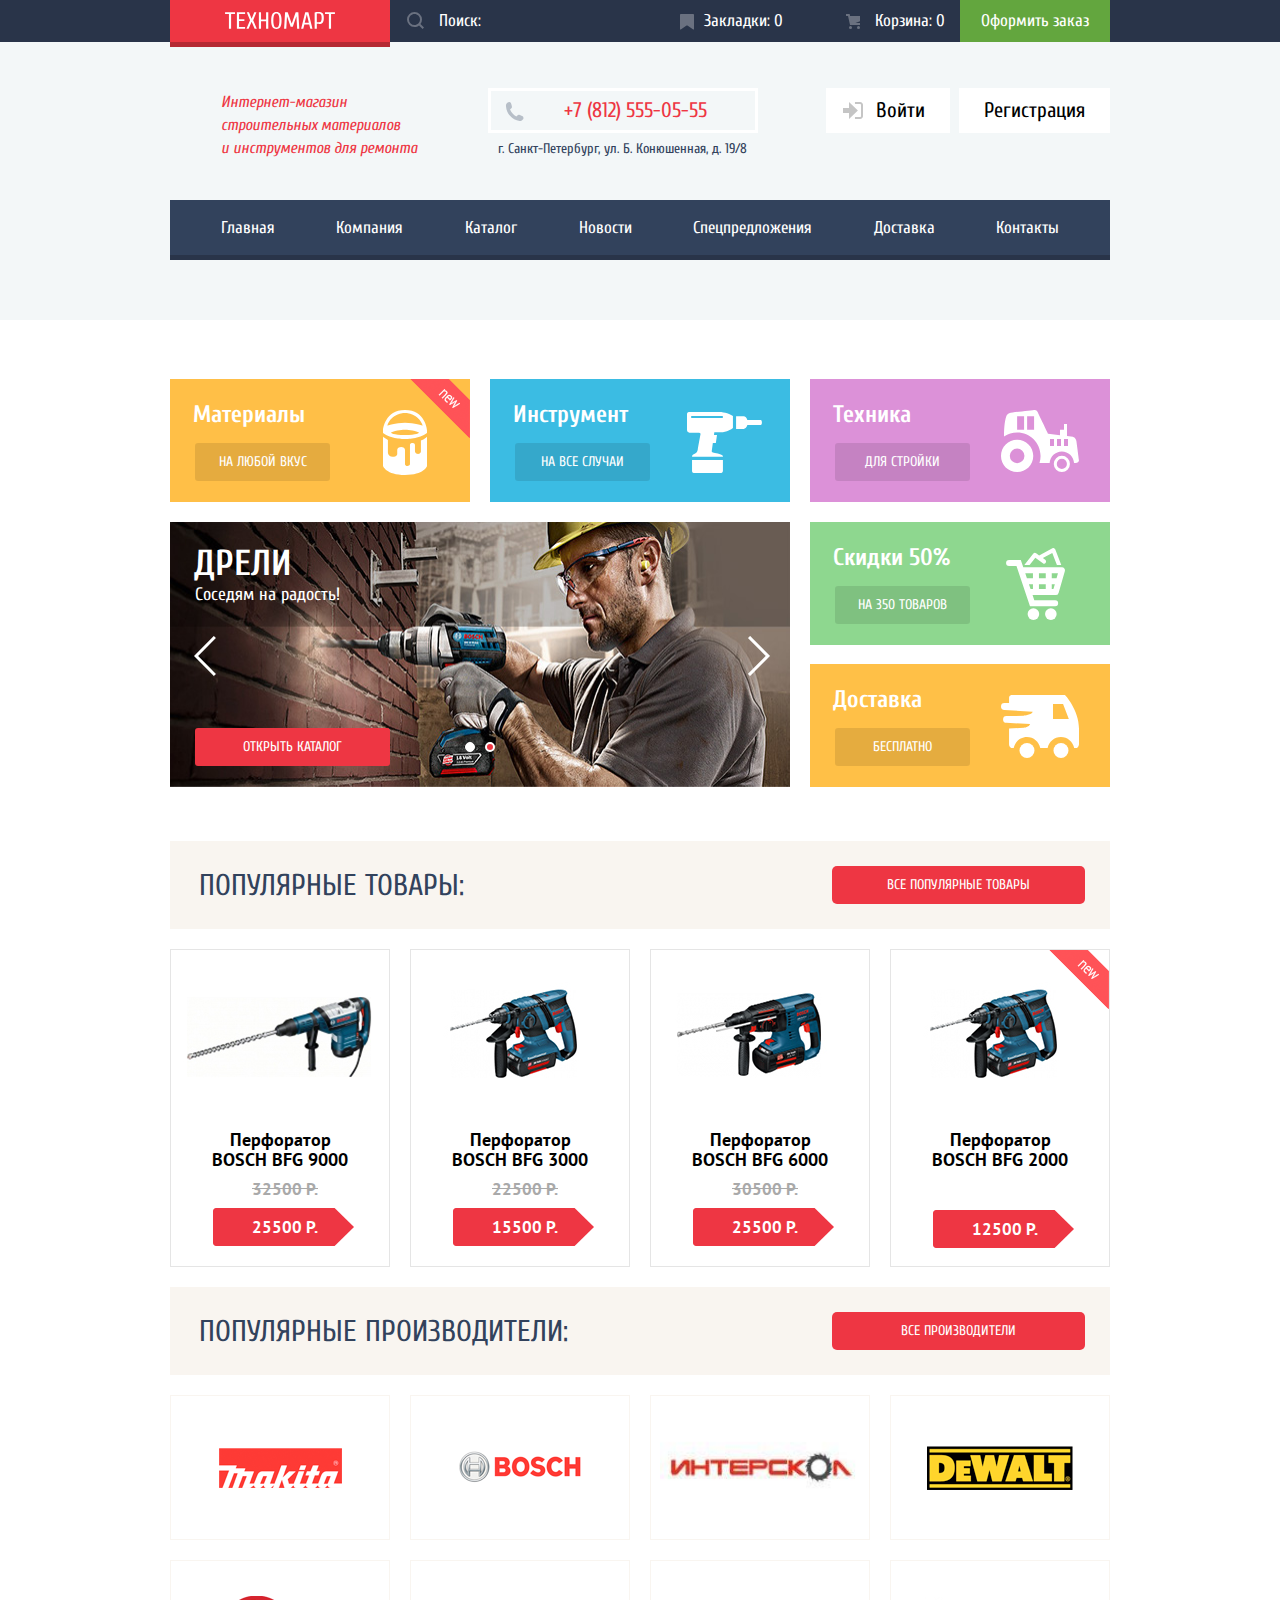
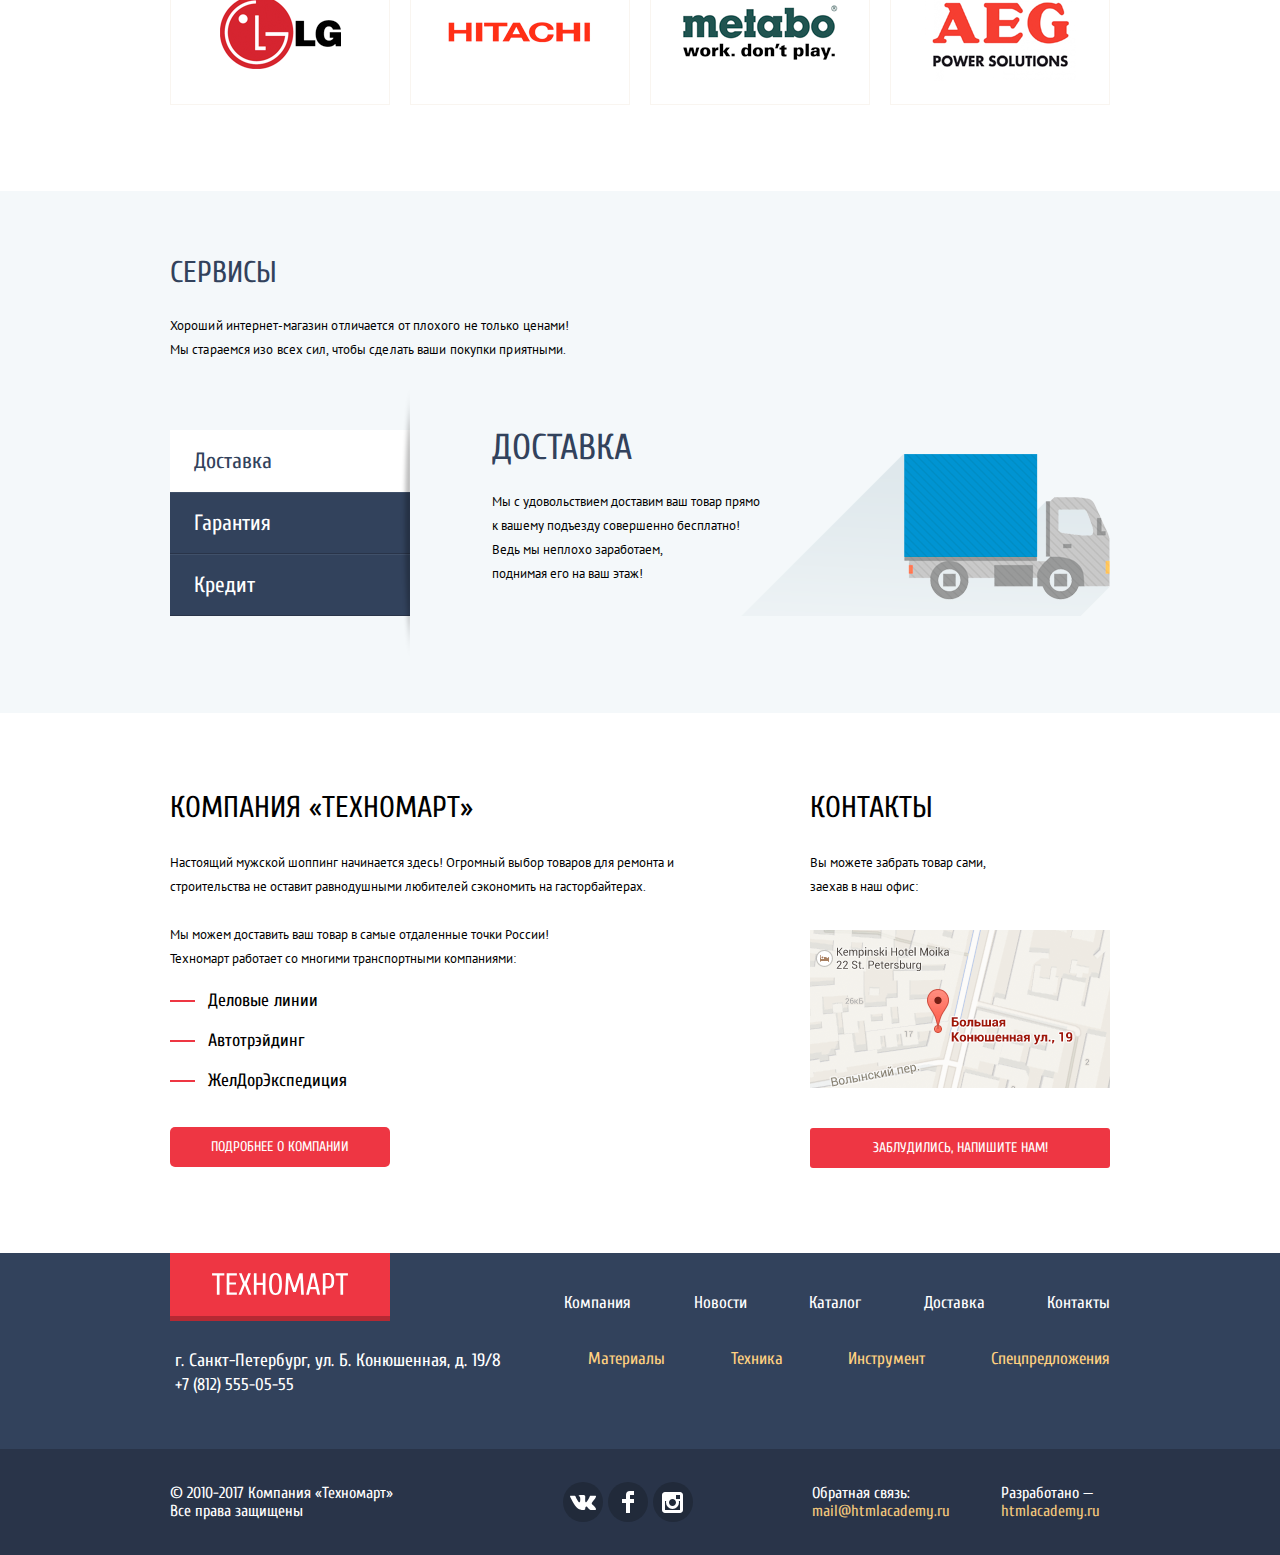
<file: index.html>
<!DOCTYPE html>
<html lang="ru">
  <head>
    <meta charset="utf-8">
    <link href="https://fonts.googleapis.com/css?family=Cuprum:400,400i,700,700i%7CPT+Sans:400,700&display=swap&subset=cyrillic-ext" rel="stylesheet">
    <link rel="stylesheet" href="css/normalize-min.css"/>
    <link rel="stylesheet" href="css/style-min.css"/>
    <title>HTML Academy: Техномарт</title>
  </head>
  <body>
    <header class="header">
      <div class="header-top">
        <div class="container">
          <a class="logo" href="index.html"></a>
          <form class="search" action="https://echo.htmlacademy.ru" method="get" >
            <input type="search" placeholder="Поиск:">
            <svg class="svg-search" fill="#6a7180" xmlns="http://www.w3.org/2000/svg" width="17" height="17" viewBox="0 0 17 17"><path  d="M17 15.586l-3.542-3.542A7.465 7.465 0 0 0 15 7.5 7.5 7.5 0 1 0 7.5 15c1.71 0 3.282-.579 4.544-1.542L15.586 17 17 15.586zM2 7.5C2 4.467 4.467 2 7.5 2 10.532 2 13 4.467 13 7.5c0 3.032-2.468 5.5-5.5 5.5A5.506 5.506 0 0 1 2 7.5z"/></svg>
          </form>
          <a class="bookmarks" href="#">Закладки: 0</a>
            <a class="cart"  href="#">Корзина: 0</a>
            <a class="order" href="#">Оформить заказ</a>
        </div>
      </div>
        <div class="container">
          <section class="top-middle">
            <h1>Интернет-магазин строительных материалов<br> и инструментов для ремонта</h1>
            <address class="top-addres">
              <a class="tel" href="tel:+78125550555">+7 (812) 555-05-55</a>
              <span>г. Санкт-Петербург, ул. Б. Конюшенная, д. 19/8</span>
            </address>
            <a class="enter" href="#">
              <svg class="svg-enter" fill="#c5c5c5" xmlns="http://www.w3.org/2000/svg" width="20" height="17" viewBox="0 0 20 17"><path  d="M14.875 8.5L6 0v6H0v5h6v6z"/><path  d="M16.986 15.01h-5.027V17h5.027c2.178 0 3.004-1.81 3.029-3.026V3.028C19.99 1.811 19.164 0 16.986 0h-5.027v1.99h5.027c.839 0 .992.681 1.01 1.057v10.904c-.017.376-.171 1.059-1.01 1.059z"/></svg>
              Войти</a>
            <a class="registraition" href="#">Регистрация</a>
          </section>
        <nav class="nav1">
          <ul class="header-nav">
            <li><a>Главная</a></li>
            <li><a href="">Компания</a></li>
            <li><a href="catalog.html">Каталог</a></li>
            <li><a href="">Новости</a></li>
            <li><a href="">Спецпредложения</a></li>
            <li><a href="">Доставка</a></li>
            <li><a href="">Контакты</a></li>              
          </ul>
        </nav>
        </div>
      </header>
  <main class="main">
    <section class="materials">
      <div class="container">
        <ul class="materials1">
          <li class="materials-item">
            <img class="novelty" src="img/new-flag.png" width="60" height="59" alt="Новинка">
            <h3>Материалы</h3>
            <a href="#">На любой вкус  </a>
          </li>
          <li class="tools">
            <h3>Инструмент</h3>
            <a href="#">На все случаи</a>
          </li>
          <li class="technics">
            <h3>Техника</h3>
            <a href="#">Для стройки</a>
          </li>
        </ul>
        <div class="slider">
          <div class="slide-1">
            <h3>Дрели</h3>
            <p>Соседям на радость!</p>
            <img src="img/slider1.jpg" width="620" height="266" alt="Перфоратор BOSH">
          </div>
          <div class="slide-2">
            <h3>Перфораторы</h3>
            <p>Настоящие мужские игрушки</p>
            <img src="img/slider2.jpg" width="620" height="266" alt="Дрель BOSH">
          </div>
          <a class="slider-button-red" href="catalog.html">Открыть каталог</a>
          <button class="btn-left" type="button" aria-label="Предидущий слайд"> 
            <svg xmlns="http://www.w3.org/2000/svg" width="22" height="40" viewBox="0 0 22 40"><path fill="#FFF" d="M19.83-.035l2.089 2.099L4.13 19.947l17.847 17.939-2.09 2.099L-.048 19.947z"/></svg>
          </button>
          <button class="btn-right" type="button" aria-label="Следующий слайд">
            <svg xmlns="http://www.w3.org/2000/svg" xmlns:xlink="http://www.w3.org/1999/xlink" width="22" height="40" viewBox="0 0 22 40">
              <image id="icon-right" width="22" height="40" xlink:href="[data-uri]"/>
            </svg>
          </button>
          <button class="slider-check-active" aria-label="Текущий слайд"></button>
          <button class="slider-check-next" aria-label="Следующий слайд"></button>
        </div>
        <ul class="materials2">
          <li class="discounts">
            <h3>Скидки 50%</h3>
            <a href="#">На 350 товаров</a>
          </li>
          <li class="delivery">
            <h3>Доставка</h3>
            <a href="#">Бесплатно</a>
          </li>
        </ul>
      </div>
    </section>
    <section class="goods">
      <div class="container">
        <div class="all-goods">
          <h2>Популярные товары:</h2>
          <a href="#">Все популярные товары</a>
        </div> 
      <div class="goods-items">
        <ul class="goods-items-index">
          <li>
            <h2>Перфоратор BOSCH BFG 9000</h2>
            <img class="item" src="img/bfg9000.png" width="218" height="170" alt="Перфоратор BOSH BFG 9000">
            <p>
              <del>32500 Р.</del>
              <ins>25500 Р.</ins>
            </p>
            <div class="hidden-button">
              <div class="goods-button">
                <a class="buy" href="#">
                <svg class="svg-cart-buy" fill="#92c178" xmlns="http://www.w3.org/2000/svg" width="15" height="15" viewBox="0 0 15 15"><circle  cx="4.5" cy="13.5" r="1.5"/><circle cx="12.5" cy="13.5" r="1.5"/><path  d="M15 2H4.07l-.422-2H0v2h2.031l1.985 9H15V9H9.441L15 6.951z"/></svg>
                Купить</a>
                <a class="in-bookmarks" href="#">В закладки</a>
              </div>
            </div>
          </li>
          <li>
            <h2>Перфоратор BOSCH BFG 3000</h2>
            <img src="img/bfg3000.png" width="218" height="170" alt="Перфоратор BOSH BFG 3000">
            <p> 
              <del>22500 Р.</del>
              <ins>15500 Р.</ins>
            </p>
            <div class="hidden-button">
              <div class="goods-button">
                <a class="buy" href="#">
                <svg class="svg-cart-buy" fill="#92c178" xmlns="http://www.w3.org/2000/svg" width="15" height="15" viewBox="0 0 15 15"><circle  cx="4.5" cy="13.5" r="1.5"/><circle cx="12.5" cy="13.5" r="1.5"/><path  d="M15 2H4.07l-.422-2H0v2h2.031l1.985 9H15V9H9.441L15 6.951z"/></svg>
                Купить</a>
                <a class="in-bookmarks" href="#">В закладки</a>
              </div>
            </div>
          </li>
          <li>
            <h2>Перфоратор BOSCH BFG 6000</h2>
            <img  src="img/bfg6000.png" width="218" height="170" alt="Перфоратор BOSH BFG 6000">
            <p>
              <del>30500 Р.</del>
              <ins>25500 Р.</ins>
            </p>
            <div class="hidden-button">
              <div class="goods-button">
                <a class="buy" href="#">
                <svg class="svg-cart-buy" fill="#92c178" xmlns="http://www.w3.org/2000/svg" width="15" height="15" viewBox="0 0 15 15"><circle  cx="4.5" cy="13.5" r="1.5"/><circle cx="12.5" cy="13.5" r="1.5"/><path  d="M15 2H4.07l-.422-2H0v2h2.031l1.985 9H15V9H9.441L15 6.951z"/></svg>
                Купить</a>
                <a class="in-bookmarks" href="#">В закладки</a>
              </div>
            </div>
          </li>
          <li>
            <h2 class="no-sale">Перфоратор BOSCH BFG 2000</h2>
            <img class="novelty" src="img/new-flag.png" width="60" height="59" alt="Новинка">
            <img src="img/bfg2000.png" width="218" height="170" alt="Перфоратор BOSH BFG 2000">
            <p> 
              <ins>12500 Р.</ins>
            </p>
            <div class="hidden-button">
              <div class="goods-button">
                <a class="buy" href="#">
                <svg class="svg-cart-buy" fill="#92c178" xmlns="http://www.w3.org/2000/svg" width="15" height="15" viewBox="0 0 15 15"><circle  cx="4.5" cy="13.5" r="1.5"/><circle cx="12.5" cy="13.5" r="1.5"/><path  d="M15 2H4.07l-.422-2H0v2h2.031l1.985 9H15V9H9.441L15 6.951z"/></svg>
                Купить</a>
                <a class="in-bookmarks" href="#">В закладки</a>
              </div>
            </div>  
          </li>
        </ul>
      </div>
      </div>
    </section>
<section class="manufacturers">
  <div class="container"> 
    <div class="all-brands">
      <h2>Популярные производители:</h2>
      <a href="#"> Все производители</a>
    </div>
    <ul class="brand-list">
      <li><a href="#"><img src="img/makita-logo.png" width="123" height="40" alt="Логотип Makita"></a></li>
      <li><a href="#"><img src="img/bosch-logo.png" width="126" height="37" alt="Логотип Bosh"></a></li>
      <li><a href="#"><img src="img/interskol-logo.jpg" width="200" height="88" alt="Логотип Интерскол"></a></li>
      <li><a href="#"><img src="img/dewalt.png" width="146" height="44" alt="Логотип DeWALT"></a></li>
      <li><a href="#"><img src="img/lg-logo.png" width="121" height="73" alt="Логотип LG"></a></li>
      <li><a href="#"><img src="img/hitachi-logo.png" width="169" height="31" alt="Логотип Hitachi"></a></li>
      <li><a href="#"><img src="img/metabo-logo.png" width="204" height="69" alt="Логотип Metabo"></a></li>
      <li><a href="#"><img src="img/aeg-logo.png" width="151" height="96" alt="Логотип AEG"></a></li>
    </ul>
  </div>
</section>
<section class="service">
  <div class="container">
    <div class="service-info">
      <h2>Сервисы</h2>
      <p>Хороший интернет-магазин отличается от плохого не только ценами!
        Мы стараемся изо всех сил, чтобы сделать ваши покупки приятными.</p>
    </div>
    <div class="service-slider">
      <div class="service-button">
        <button type="button">Доставка</button>
        <button type="button">Гарантия</button>
        <button type="button">Кредит</button>
      </div>
      <div class="service-button-info">
        <div class="service-delivery active">
          <h3>Доставка</h3>
          <p>Мы с удовольствием доставим ваш товар прямо<br>
            к вашему подъезду совершенно бесплатно!
          </p>  
          <p>Ведь мы неплохо заработаем,<br>
            поднимая его на ваш этаж!
          </p>
        </div>
        <div class="service-guarantee">
          <h3>Гарантия</h3>
          <p>Если купленный у нас товар поломается или заискрит,<br>
            а также в случае пожара, спровоцированного
            его возгоранием, вы всегда можете быть
            уверены в нашей гарантии. Мы обменяем
            сгоревший товар на новый.<br>
            Дом уж восстановите как-нибудь сами.
          </p>
        </div>
        <div class="service-credit">
          <h3>Кредит</h3>
          <p>Залезть в долговую яму стало проще!<br>
            Кредитные консультанты придут вам на помощь.
          </p>
          <a  class="send-request" href="#">Отправить заявку</a>
        </div>
      </div>
    </div>    
  </div> 
</section>
  <div class="container">
    <div class="about-contacts-wrap">
      <section class="about">
        <h2>Компания «ТЕХНОМАРТ»</h2>
        <div class="about-wrap">
          <p>Настоящий мужской шоппинг начинается здесь! Огромный выбор товаров для
            ремонта и строительства не оставит равнодушными любителей сэкономить на
            гасторбайтерах. </p>
          <p class="about-p">Мы можем доставить ваш товар в самые отдаленные точки России!
            Техномарт работает со многими транспортными компаниями:</p>
        </div> 
        <ul>
          <li>Деловые линии</li>
          <li>Автотрэйдинг</li>
          <li>ЖелДорЭкспедиция</li>
        </ul>
        <a href="#">Подробнее о компании</a>
      </section>
      <section class="contacts">
        <h2>Контакты</h2>
        <p>Вы можете забрать товар сами, заехав в наш офис:</p>
        <a class="open-map" href="#"></a>
        <a class="write-me" href="write-me.html">ЗАБЛУДИЛИСЬ, НАПИШИТЕ НАМ!</a>
      </section>
      <!--Форма большой карты-->
      <section class="popup">
        <h3 class="visually-hidden">Как к нам проехать</h3>
        <iframe class="google-map" src="https://www.google.com/maps/embed?pb=!1m18!1m12!1m3!1d1998.5989424123918!2d30.32089461595741!3d59.938796869048026!2m3!1f0!2f0!3f0!3m2!1i1024!2i768!4f13.1!3m3!1m2!1s0x4696310fca5ba729%3A0xea9c53d4493c879f!2z0JHQvtC70YzRiNCw0Y8g0JrQvtC90Y7RiNC10L3QvdCw0Y8g0YPQuy4sIDE5LCDQodCw0L3QutGCLdCf0LXRgtC10YDQsdGD0YDQsywgMTkxMTg2!5e0!3m2!1sru!2sru!4v1580396184636!5m2!1sru!2sru" >
        </iframe>
        <button type="button" class="close-map">
          <span class="visually-hidden">"Закрыть карту" </span>
        </button>
      </section>
      <!--Форма Напишите нам-->
      <section class="popup-form"> 
        <h3 class="visually-hidden">Напишите нам!</h3>
        <form action="https://echo.htmlacademy.ru" method="POST">
          <button class="close-form" type="button" aria-label="Закрыть окно"></button>
          <div class="form-container">
            <label for="name">Ваше имя:</label>
            <label for="e-mail">Ваш e-mail:</label>
            <input type="text" id="name" placeholder="  Имя Фамилия">
            <input type="text" id="e-mail" placeholder="  email@example.com">
            <label for="text">Текст письма</label>
            <textarea id="text" placeholder="  В свободной форме"></textarea>
          </div>
          <div class="button-background">
            <button type="submit">Отправить</button>
          </div>  
        </form>
      </section>
    </div>
  </div>
</main>
<footer class="footer">
  <div  class="container">
    <div class="footer-1">
      <a class="logo-2" href="index.html"></a>
      <ul class="footer-nav">
        <li> <a href="#">Компания</a></li>
        <li> <a href="#">Новости</a></li>
        <li> <a href="catalog.html">Каталог</a></li>
        <li> <a href="#">Доставка</a></li>
        <li> <a href="#">Контакты</a></li>
      </ul>
      <address> г. Санкт-Петербург, ул. Б. Конюшенная, д. 19/8
      <a href="tel:+78125550555">+7 (812) 555-05-55</a></address>
      <ul class="footer-nav2">
        <li> <a href="#">Материалы</a></li>
        <li> <a href="#">Техника</a></li>
        <li> <a href="#">Инструмент</a></li>
        <li> <a href="#">Спецпредложения</a></li>
      </ul>
    </div>
  </div>
  <div class="underfooter">
    <div class="container">
      <div class="underfooter-1">   
        <span> &copy; 2010-2017 Компания «Техномарт»
          Все права защищены</span>
        <ul class="social">
          <li><a class="vk-link" href="#" aria-label="Мы в контакте"></a></li>
          <li><a class="fb-link" href="#" aria-label="Мы в фейсбук"></a></li>
          <li><a class="insta-link" href="#" aria-label="Мы в Инстаграм"></a></li>
        </ul>
        <div class="feedback">
          <p class="p-event">Обратная связь:
            <a href="mailto:mail@htmlacademy.ru">mail@htmlacademy.ru</a>
          </p>
        </div>
        <div class="developed">
          <p class="p-event">Разработано &mdash;
          <a href="https://htmlacademy.ru/intensive/htmlcss">htmlacademy.ru</a>
          </p>
        </div>
      </div>
    </div>
    </div>
</footer>
<script src="js/app-min.js"></script>
</body>
</html>
</file>
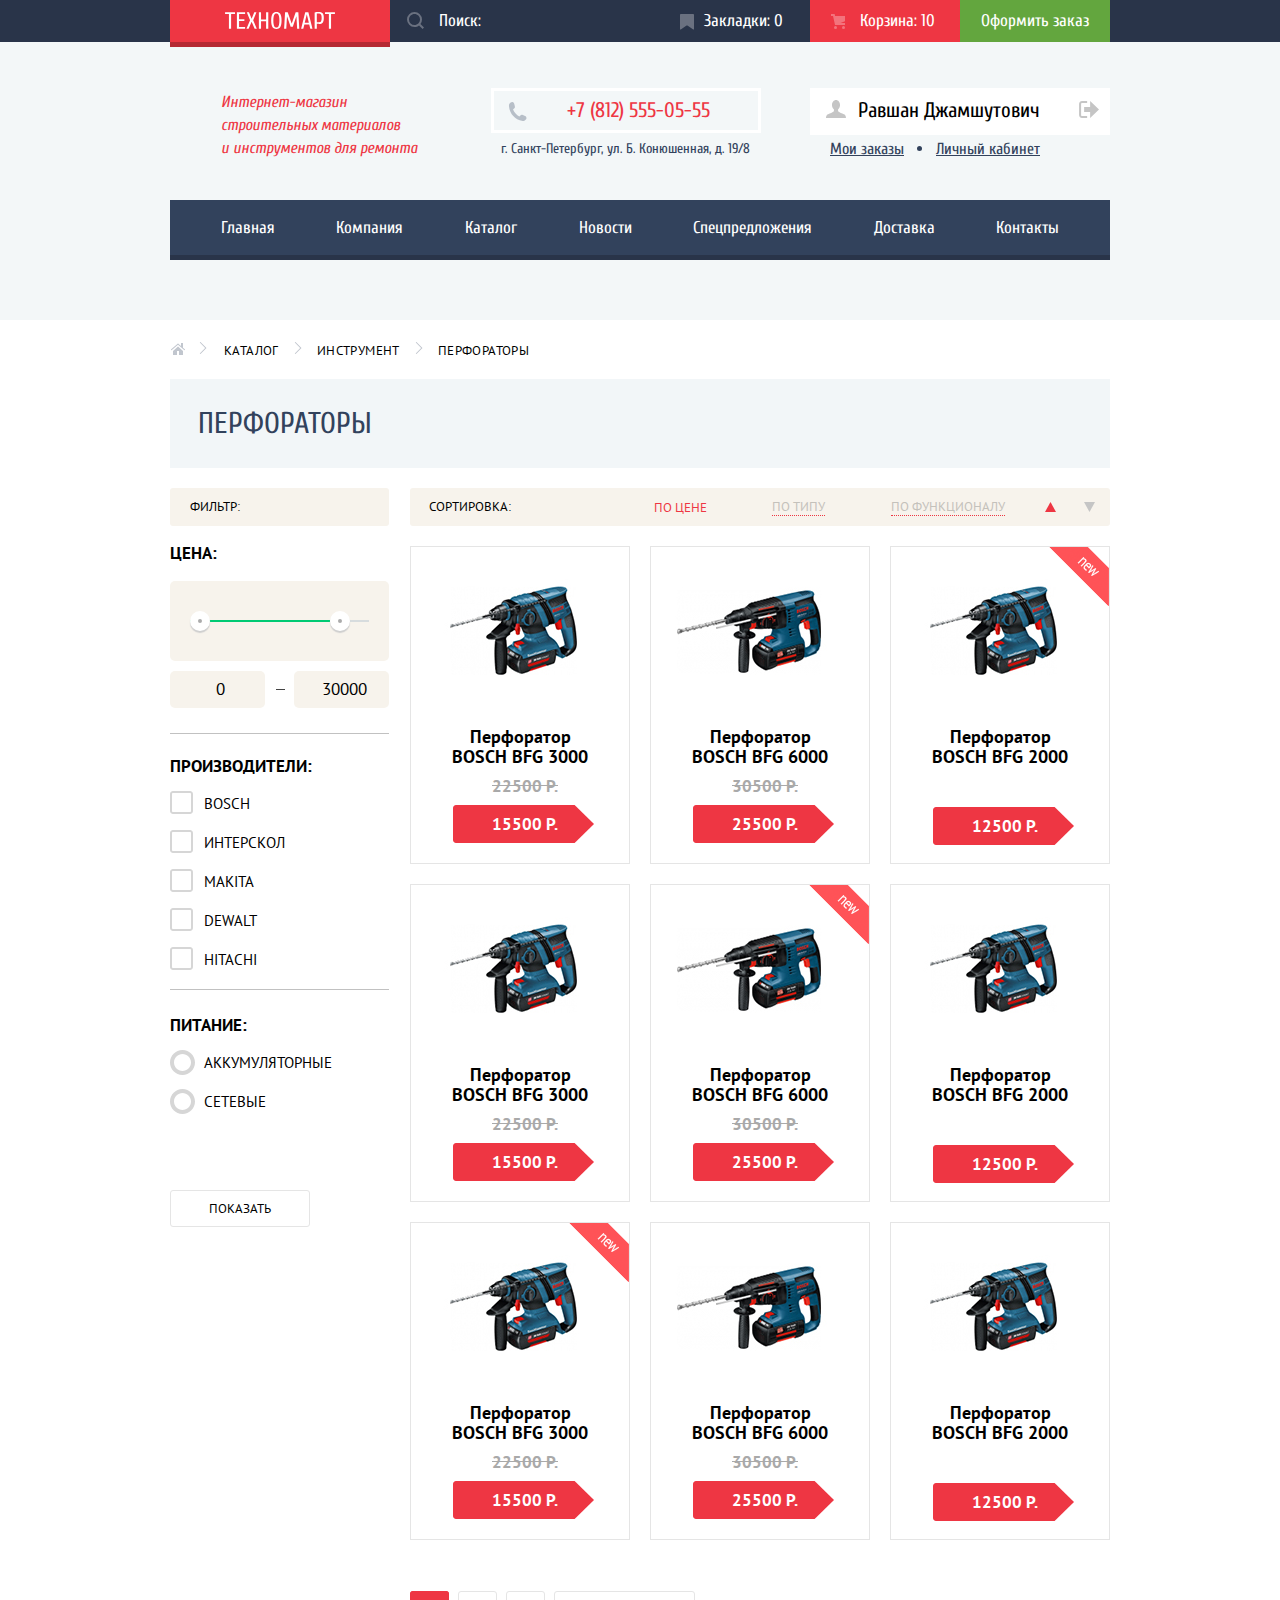
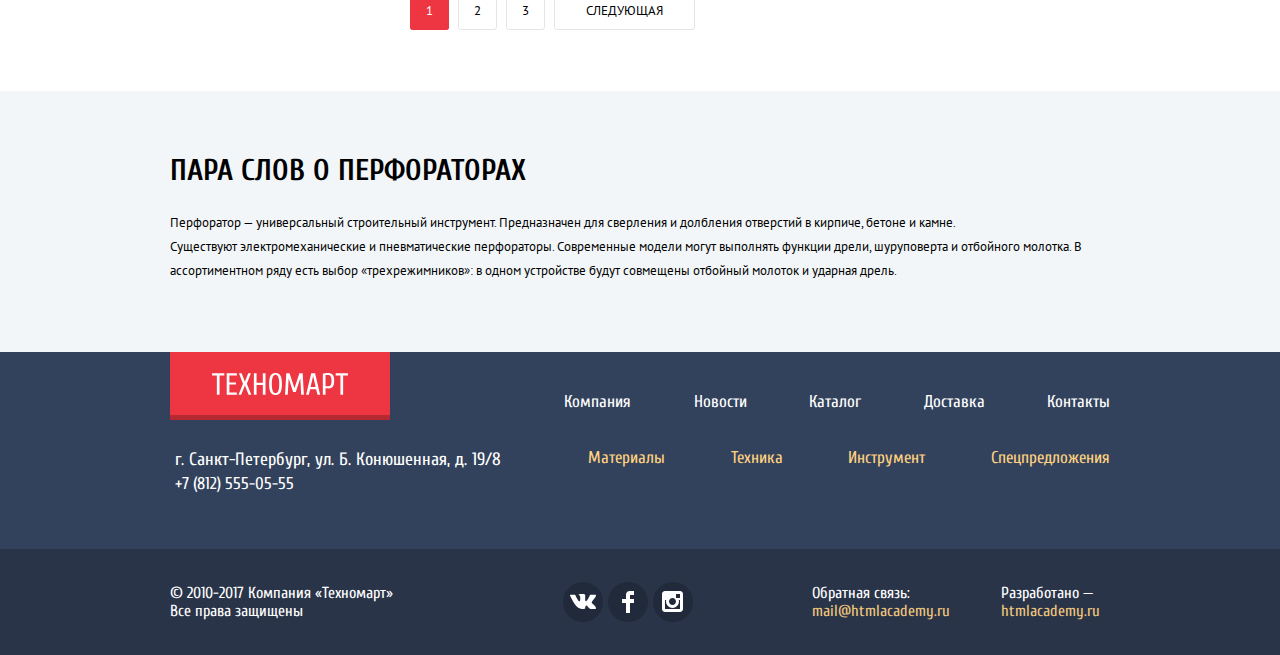
<file: catalog.html>
<!DOCTYPE html>
<html lang="ru">
  <head>
    <meta charset="utf-8">
    <link
      href="https://fonts.googleapis.com/css?family=Cuprum:400,400i,700,700i%7CPT+Sans:400,700&display=swap&subset=cyrillic-ext"
      rel="stylesheet">
    <link rel="stylesheet" href="css/normalize-min.css"/>
    <link rel="stylesheet" href="css/style-min.css"/>
    <title>HTML Academy: Техномарт</title>
  </head>
  <body>
    <header class="header-catalog">
      <div class="header-top">
        <div class="container">
          <a class="logo" href="index.html"></a>
          <form class="search" action="https://echo.htmlacademy.ru" method="get" >
            <input type="search" placeholder="Поиск:">
              <svg class="svg-search" fill="#6a7180" xmlns="http://www.w3.org/2000/svg" width="17" height="17" viewBox="0 0 17 17"><path  d="M17 15.586l-3.542-3.542A7.465 7.465 0 0 0 15 7.5 7.5 7.5 0 1 0 7.5 15c1.71 0 3.282-.579 4.544-1.542L15.586 17 17 15.586zM2 7.5C2 4.467 4.467 2 7.5 2 10.532 2 13 4.467 13 7.5c0 3.032-2.468 5.5-5.5 5.5A5.506 5.506 0 0 1 2 7.5z"/></svg>
          </form>
          <a class="bookmarks" href="">Закладки: 0</a>
          <a class="cart-catalog cart-active"  href="">Корзина:  10</a>
          <a class="order" href="">Оформить заказ</a>
        </div>
      </div>
      <div class="container">
        <section class="top-middle">
          <h1>Интернет-магазин строительных материалов<br> и инструментов для ремонта</h1>
          <address class="top-addres">
            <a class="tel" href="tel:+78125550555">+7 (812) 555-05-55</a>
            <span>г. Санкт-Петербург, ул. Б. Конюшенная, д. 19/8</span>
          </address>
          <div class="login">
            <a class="user-name" href="#">
              <svg class="user-icon" fill="#c5c5c5" xmlns="http://www.w3.org/2000/svg" width="20" height="18" viewBox="0 0 20 18"><path  d="M17.881 14.166c-2.144-.735-4.256-1.666-5.207-2.39-.657-.501-.77-1.618-.517-2.415 1.118-.903 1.864-2.477 1.864-4.278C14.021 2.276 12.221 0 10 0S5.979 2.276 5.979 5.083c0 1.801.746 3.374 1.863 4.277.253.798.141 1.915-.517 2.416-.95.724-3.063 1.654-5.207 2.39S0 18 0 18h20s.025-3.099-2.119-3.834z"/></svg>
                Равшан Джамшутович</a>
            <a class="user-name" href="#" aria-label="Выйти из профиля">
              <svg class="logout" fill="#c5c5c5" xmlns="http://www.w3.org/2000/svg" width="21" height="17" viewBox="0 0 21 17"><g ><path  d="M21 8.5L12.125 0v6h-6v5h6v6z"/><path  d="M3.106 13.952V3.048c.018-.376.171-1.057 1.01-1.057h5.027V0H4.116C1.938 0 1.112 1.81 1.087 3.027v10.946C1.112 15.189 1.938 17 4.116 17h5.027v-1.99H4.116c-.839 0-.992-.683-1.01-1.058z"/></g></svg>
            </a>
            <div class="my-order-wrap">
              <a class="my-order" href="#">Мои заказы</a>
              <a class="personal-account" href="#">Личный кабинет</a>
            </div>
          </div>
        </section>
        <nav class="nav1">
          <ul class="header-nav">
            <li><a href="index.html">Главная</a></li>
            <li><a href="">Компания</a></li>
            <li><a href="catalog.html">Каталог</a></li>
            <li><a href="">Новости</a></li>
            <li><a href="">Спецпредложения</a></li>
            <li><a href="">Доставка</a></li>
            <li><a href="">Контакты</a></li>
          </ul>
      </nav>
      </div>
    </header>
<main>
  <div class="container">
    <ul class="breadcrumbs">
      <li><a class="home-link" href="index.html"><span class="visually-hidden">Переход на главную страницу</span><svg class="home" xmlns="http://www.w3.org/2000/svg" width="15" height="12" viewBox="0 0 15 12"><g fill="#C1C6CE"><path d="M3 8v4h4V8h2v4h4V8L8 3.516z"/><path d="M14.831 6.365L13 4.751V0h-2v2.987L8.332.635c-.02-.017-.043-.023-.064-.037a.465.465 0 0 0-.08-.047.551.551 0 0 0-.095-.024C8.062.521 8.032.515 8 .515c-.031 0-.061.006-.092.012a.46.46 0 0 0-.095.025c-.028.011-.053.029-.08.046-.021.014-.045.02-.064.037l-6.498 5.73a.501.501 0 0 0 .33.875.497.497 0 0 0 .331-.125L8 1.677l6.169 5.438a.501.501 0 0 0 .662-.75z"/></g></svg></a></li>
      <li><a class="catalog-link" href="#"> Каталог</a></li>
      <li><a class="tool-link" href="#"> Инструмент</a></li>
      <li><a class="perforator-link" href="#"> Перфораторы</a> </li>
    </ul>
    <h2 class="catalog-h2" >Перфораторы</h2>
    <div class="main-wrapper">
      <div class="left-block">
        <form class="filter" action="https://echo.htmlacademy.ru" method="post">
          <h4>ФИЛЬТР:</h4>
          <h3>ЦЕНА:</h3>
          <div class="price-filter">
            <div class="range-controls">
              <div class="scale">
                <div class="bar"></div>
              </div>
              <div class="toggle toggle-min"></div>
              <div class="toggle toggle-max"></div>
            </div>
              <div class="price-controls">
                <label class="min-price"><input name="min-price" type="text" value="0"></label> 
                <div class="black-line"></div>
                <label class="max-price"><input name="max-price" type="text" value="30000"></label>
              </div>
          </div>
          <section>
            <div class="sort-wrap">
              <h3>ПРОИЗВОДИТЕЛИ:</h3>
              <ul class="brand-sort"> 
                <li>
                  <input name="Bosch" type="checkbox" id="first">
                  <label for="first">Bosch</label>
                </li>  
                <li>
                  <input name="Интерскол" type="checkbox" id="second">
                  <label for="second">Интерскол</label>
                </li>  
                <li>
                  <input name="Makita" type="checkbox" id="third">
                  <label for="third">Makita</label>
                </li>
                <li>
                  <input name="Dewalt" type="checkbox" id="fourth">
                  <label for="fourth">Dewalt</label>
                </li>
                <li>
                  <input name="Hitachi" type="checkbox" id="fifth">
                  <label for="fifth">Hitachi</label>
                </li>
              </ul>
            </div> 
            <div class="power">
              <h3>ПИТАНИЕ:</h3>
              <ul>
                <li>
                  <input type="radio" name="power" value="battary" id="one">
                  <label for="one">Аккумуляторные</label>
                </li> 
                <li>
                  <input type="radio"  name="power" value="AC-power" id="two">
                  <label for="two">Сетевые</label>
                </li> 
              </ul>
            </div>
            <button class="show-items" type="submit">Показать</button>
          </section>
        </form>
      </div>
      <div class="rigth-block">
        <div class="sort">
          <p>СОРТИРОВКА:</p>
            <ul class="sort-type">
              <li><a class="sort-link sort-link-active" href="#">ПО ЦЕНЕ</a></li>  
              <li><a class="sort-link" href="#">ПО ТИПУ</a></li> 
              <li><a class="sort-link" href="#">ПО ФУНКЦИОНАЛУ</a></li>
            </ul>
          <div class="sort-direction"> 
            <a class="sort-up" href="#"><span class="visually-hidden">Сортировать сверху</span><svg class="sort-svg" xmlns="http://www.w3.org/2000/svg" fill="#c5c5c5" width="11" height="10" viewBox="0 0 11 10"><path  d="M5.5 0L0 10h11z"/></svg></a>
            <a class="sort-down" href="#"><span class="visually-hidden">Сортировать снизу</span><svg class="sort-svg" xmlns="http://www.w3.org/2000/svg" fill="#c5c5c5" width="11" height="10" viewBox="0 0 11 10"><path  d="M5.5 10L0 0h11"/></svg></a>
          </div>  
        </div>
        <div class="goods">
          <div class="goods-items">    
            <ul>
              <li>
                <h2>Перфоратор BOSCH BFG 3000</h2>
                <img src="img/bfg3000.png" width="218" height="170" alt="Перфоратор BOSH BFG 3000">
                <p> 
                  <del>22500 Р.</del>
                  <ins>15500 Р.</ins>
                </p>
                <div class="hidden-button">
                  <div class="goods-button">
                    <a class="buy buy-modal" href="#">
                      <svg class="svg-cart-buy" fill="#92c178" xmlns="http://www.w3.org/2000/svg" width="15" height="15" viewBox="0 0 15 15"><circle  cx="4.5" cy="13.5" r="1.5"/><circle cx="12.5" cy="13.5" r="1.5"/><path  d="M15 2H4.07l-.422-2H0v2h2.031l1.985 9H15V9H9.441L15 6.951z"/></svg>
                        Купить</a>
                    <a class="in-bookmarks" href="#">В закладки</a>
                  </div>
                </div>
              </li>
              <li>
                <h2>Перфоратор BOSCH BFG 6000</h2>
                <img  src="img/bfg6000.png" width="218" height="170" alt="Перфоратор BOSH BFG 6000">
                <p>
                  <del>30500 Р.</del>
                  <ins>25500 Р.</ins>
                </p>
                <div class="hidden-button">
                  <div class="goods-button">
                    <a class="buy" href="#">
                      <svg class="svg-cart-buy" fill="#92c178" xmlns="http://www.w3.org/2000/svg" width="15" height="15" viewBox="0 0 15 15"><circle  cx="4.5" cy="13.5" r="1.5"/><circle cx="12.5" cy="13.5" r="1.5"/><path  d="M15 2H4.07l-.422-2H0v2h2.031l1.985 9H15V9H9.441L15 6.951z"/></svg>
                        Купить</a>
                    <a class="in-bookmarks" href="#">В закладки</a>
                  </div>
                </div>
              </li>
              <li>
                <h2 class="no-sale">Перфоратор BOSCH BFG 2000</h2>
                <img class="novelty" src="img/new-flag.png" width="60" height="59" alt="Новинка">
                <img src="img/bfg2000.png" width="218" height="170" alt="Перфоратор BOSH BFG 2000">
                <p> 
                  <ins>12500 Р.</ins>
                </p>
                <div class="hidden-button">
                  <div class="goods-button">
                    <a class="buy" href="#">
                      <svg class="svg-cart-buy" fill="#92c178" xmlns="http://www.w3.org/2000/svg" width="15" height="15" viewBox="0 0 15 15"><circle  cx="4.5" cy="13.5" r="1.5"/><circle cx="12.5" cy="13.5" r="1.5"/><path  d="M15 2H4.07l-.422-2H0v2h2.031l1.985 9H15V9H9.441L15 6.951z"/></svg>
                        Купить</a>
                    <a class="in-bookmarks" href="#">В закладки</a>
                  </div>
                </div>  
              </li>
              <li>
                <h2>Перфоратор BOSCH BFG 3000</h2>
                <img src="img/bfg3000.png" width="218" height="170" alt="Перфоратор BOSH BFG 3000">
                <p> 
                  <del>22500 Р.</del>
                  <ins>15500 Р.</ins>
                </p>
                <div class="hidden-button">
                  <div class="goods-button">
                    <a class="buy" href="#">
                      <svg class="svg-cart-buy" fill="#92c178" xmlns="http://www.w3.org/2000/svg" width="15" height="15" viewBox="0 0 15 15"><circle  cx="4.5" cy="13.5" r="1.5"/><circle cx="12.5" cy="13.5" r="1.5"/><path  d="M15 2H4.07l-.422-2H0v2h2.031l1.985 9H15V9H9.441L15 6.951z"/></svg>
                      Купить</a>
                    <a class="in-bookmarks" href="#">В закладки</a>
                  </div>
                </div>
              </li>
              <li>
                <h2>Перфоратор BOSCH BFG 6000</h2>
                <img class="novelty" src="img/new-flag.png" width="60" height="59" alt="Новинка">
                <img  src="img/bfg6000.png" width="218" height="170" alt="Перфоратор BOSH BFG 6000">
                <p>
                  <del>30500 Р.</del>
                  <ins>25500 Р.</ins>
                </p>
                <div class="hidden-button">
                  <div class="goods-button">
                    <a class="buy" href="#">
                      <svg class="svg-cart-buy" fill="#92c178" xmlns="http://www.w3.org/2000/svg" width="15" height="15" viewBox="0 0 15 15"><circle  cx="4.5" cy="13.5" r="1.5"/><circle cx="12.5" cy="13.5" r="1.5"/><path  d="M15 2H4.07l-.422-2H0v2h2.031l1.985 9H15V9H9.441L15 6.951z"/></svg>
                        Купить</a>
                      <a class="in-bookmarks" href="#">В закладки</a>
                  </div>
                </div>
              </li>
              <li>
                <h2 class="no-sale">Перфоратор BOSCH BFG 2000</h2>
                <img src="img/bfg2000.png" width="218" height="170" alt="Перфоратор BOSH BFG 2000">
                <p> 
                  <ins>12500 Р.</ins>
                </p>
                <div class="hidden-button">
                  <div class="goods-button">
                    <a class="buy" href="#">
                      <svg class="svg-cart-buy" fill="#92c178" xmlns="http://www.w3.org/2000/svg" width="15" height="15" viewBox="0 0 15 15"><circle  cx="4.5" cy="13.5" r="1.5"/><circle cx="12.5" cy="13.5" r="1.5"/><path  d="M15 2H4.07l-.422-2H0v2h2.031l1.985 9H15V9H9.441L15 6.951z"/></svg>
                        Купить</a>
                    <a class="in-bookmarks" href="#">В закладки</a>
                  </div>
                </div>  
              </li>
              <li>
                <h2>Перфоратор BOSCH BFG 3000</h2>
                <img class="novelty" src="img/new-flag.png" width="60" height="59" alt="Новинка">
                <img src="img/bfg3000.png" width="218" height="170" alt="Перфоратор BOSH BFG 3000">
                <p> 
                  <del>22500 Р.</del>
                  <ins>15500 Р.</ins>
                </p>
                <div class="hidden-button">
                  <div class="goods-button">
                    <a class="buy" href="#">
                      <svg class="svg-cart-buy" fill="#92c178" xmlns="http://www.w3.org/2000/svg" width="15" height="15" viewBox="0 0 15 15"><circle  cx="4.5" cy="13.5" r="1.5"/><circle cx="12.5" cy="13.5" r="1.5"/><path  d="M15 2H4.07l-.422-2H0v2h2.031l1.985 9H15V9H9.441L15 6.951z"/></svg>
                        Купить</a>
                    <a class="in-bookmarks" href="#">В закладки</a>
                  </div>
                </div>
              </li>
              <li>
                <h2>Перфоратор BOSCH BFG 6000</h2>
                <img  src="img/bfg6000.png" width="218" height="170" alt="Перфоратор BOSH BFG 6000">
                <p>
                  <del>30500 Р.</del>
                  <ins>25500 Р.</ins>
                </p>
                <div class="hidden-button">
                  <div class="goods-button">
                    <a class="buy" href="#">
                      <svg class="svg-cart-buy" fill="#92c178" xmlns="http://www.w3.org/2000/svg" width="15" height="15" viewBox="0 0 15 15"><circle  cx="4.5" cy="13.5" r="1.5"/><circle cx="12.5" cy="13.5" r="1.5"/><path  d="M15 2H4.07l-.422-2H0v2h2.031l1.985 9H15V9H9.441L15 6.951z"/></svg>
                        Купить</a>
                    <a class="in-bookmarks" href="#">В закладки</a>
                  </div>
                </div>
              </li>
              <li>
                <h2 class="no-sale">Перфоратор BOSCH BFG 2000</h2>
                <img src="img/bfg2000.png" width="218" height="170" alt="Перфоратор BOSH BFG 2000">
                <p> 
                  <ins>12500 Р.</ins>
                </p>
                <div class="hidden-button">
                  <div class="goods-button">
                    <a class="buy" href="#">
                      <svg class="svg-cart-buy" fill="#92c178" xmlns="http://www.w3.org/2000/svg" width="15" height="15" viewBox="0 0 15 15"><circle  cx="4.5" cy="13.5" r="1.5"/><circle cx="12.5" cy="13.5" r="1.5"/><path  d="M15 2H4.07l-.422-2H0v2h2.031l1.985 9H15V9H9.441L15 6.951z"/></svg>
                        Купить</a>
                    <a class="in-bookmarks" href="#">В закладки</a>
                  </div>
                </div>  
              </li>
            </ul>
          </div>
        </div>
      </div>
    </div>
    <div class="catalog-item">
      <a class="current-page" href="#">1</a>
      <a href="#">2</a>
      <a href="#">3</a>
      <a class="next-page" href="#">СЛЕДУЮЩАЯ</a>
    </div>
  </div>
  <section class="about-perforator">
    <div class="container">
      <h3>ПАРА СЛОВ О ПЕРФОРАТОРАХ</h3>
      <div class="about-perforator-p">
        <p>Перфоратор  &mdash; универсальный строительный инструмент. Предназначен для сверления и долбления отверстий в кирпиче, бетоне и камне.</p>
        <p>Существуют электромеханические и пневматические перфораторы. Современные модели могут выполнять функции дрели, шуруповерта и отбойного молотка. 
          В ассортиментном ряду есть выбор «трехрежимников»: в одном устройстве будут совмещены отбойный молоток и ударная дрель.  </p>
      </div>
    </div>
  </section>
  <!--  "Товар добавлен в корзину-->
  <section class="popup-in-cart">
    <h3 class="visually-hidden">Добавить товар в корзину</h3>
    <p>Товар добавлен в корзину!</p>
    <div class="modal-form-button">
      <a href="#">Оформить заказ</a>
      <a href="#">Продолжить покупки</a>  
    </div> 
    <button class="close-form-catalog" aria-label="Закрыть окно" type="button"></button>
  </section>
</main>
<footer class="footer">
  <div  class="container">
    <div class="footer-1">
      <a class="logo-2" href="index.html"></a>
      <ul class="footer-nav">
        <li> <a href="#">Компания</a></li>
        <li> <a href="#">Новости</a></li>
        <li> <a href="catalog.html">Каталог</a></li>
        <li> <a href="#">Доставка</a></li>
        <li> <a href="#">Контакты</a></li>
      </ul>
      <address> г. Санкт-Петербург, ул. Б. Конюшенная, д. 19/8
        <a href="tel:+78125550555">+7 (812) 555-05-55</a></address>
      <ul class="footer-nav2">
        <li> <a href="#">Материалы</a></li>
        <li> <a href="#">Техника</a></li>
        <li> <a href="#">Инструмент</a></li>
        <li> <a href="#">Спецпредложения</a></li>
      </ul>
    </div>
  </div>
  <div class="underfooter">
    <div class="container">
      <div class="underfooter-1">   
        <span> &copy; 2010-2017 Компания «Техномарт»
          Все права защищены</span>
        <ul class="social">
          <li><a class="vk-link" href="#" aria-label="Мы в контакте"></a></li>
          <li><a class="fb-link" href="#" aria-label="Мы в фейсбук"></a></li>
          <li><a class="insta-link" href="#" aria-label="Мы в Инстаграм"></a></li>
        </ul>
        <div class="feedback">
          <p class="p-event">Обратная связь:
            <a href="mailto:mail@htmlacademy.ru">mail@htmlacademy.ru</a>
          </p>
        </div>
        <div class="developed">
          <p class="p-event">Разработано &mdash;
            <a href="https://htmlacademy.ru/intensive/htmlcss">htmlacademy.ru</a>
          </p>
        </div>
      </div>
    </div>
  </div>
</footer>
<script src="js/app-min.js"></script>
</body>
</html>
</file>
<file: css/style-min.css>
html{box-sizing:border-box}*,::before,::after{box-sizing:inherit}body{font-family:"Cuprum","Arial",sans-serif;font-size:17px}.header{background-color:#f3f7f8;padding-bottom:60px;margin-bottom:59px}a{text-decoration:none}.container{width:940px;margin:0 auto}.header-top .container{display:flex;height:42px;align-items:center}.header-top{background-color:#293449}.search{position:relative;background-color:#293449}.search:hover .svg-search{fill:#fff}.search input:focus{background-color:#fff;color:#111}.search input:focus + .svg-search{fill:#b52933}.search input::placeholder{color:#fff}.search input{width:270px;margin:0;color:#f3f7f9;font:inherit;background:none;border:none;height:42px;padding:0 0 2px 49px}.svg-search{position:absolute;left:17px;top:12px}.bookmarks{position:relative;width:150px;height:42px;text-align:center;vertical-align:middle;padding:11px 26px 16px 18px}.bookmarks::before{content:"";display:inline-block;vertical-align:middle;background-image:url(../img/icon-bookmark.svg);background-repeat:no-repeat;background-position:left center;margin-right:10px;opacity:.3;width:14px;height:16px}.cart{position:relative;width:150px;height:42px;align-items:center;text-align:center;vertical-align:middle;padding:11px 0 16px 20px}.cart::before{content:"";display:inline-block;vertical-align:middle;background-image:url(../img/icon-cart.svg);background-repeat:no-repeat;background-position:left center;margin-right:15px;opacity:.3;width:14px;height:16px}.cart:hover:before{opacity:1}.cart:active:before{opacity:.2}.cart:active{background-color:#161d29;color:#babbbd}.order{width:150px;height:42px;text-align:center;padding:11px 0;background-color:#63a63e}.order:hover{background-color:#5fbb2d}.order:active{background-color:#518534}.bookmarks:hover:before{opacity:1}.bookmarks:active:before{opacity:.2}.bookmarks:active{background-color:#161d29;color:#babbbd}.cart:active{background-color:#161d29}.header-top a{color:#fff}.logo{display:flex;width:220px;height:42px;box-shadow:0 5px 0 0 #b52933;background-color:#ee3643;justify-content:center;align-items:center;background-image:url(../img/logo-technomart.svg);background-repeat:no-repeat;background-position:center 50%;background-size:50%}.logo:hover{background-color:#ca2c37}.logo:active{background-color:#ba2732}.logo-2{display:flex;width:220px;height:63px;box-shadow:0 5px 0 0 #b52933;background-color:#ee3643;justify-content:center;align-items:center;background-image:url(../img/logo-technomart.svg);background-repeat:no-repeat;background-position:center 50%;background-size:62%}.logo-2:hover{background-color:#ca2c37}.logo-2:active{background-color:#ba2732}.top-middle{display:flex;margin-bottom:40px;justify-content:space-between;margin-top:46px;position:relative}.top-middle h1{font-size:16px;font-family:"Cuprum","Arial",sans-serif;margin-left:51px;margin-bottom:0;margin-top:0;width:200px;font-weight:400;font-style:italic;padding-top:3px;line-height:1.44;letter-spacing:normal;text-align:left;color:#ee3643}.top-middle address{display:flex;flex-wrap:wrap;width:290px;height:70px;font-style:normal;padding-left:20px;margin-left:38px}.tel{padding:7px 18px 7px 14px;font-size:21px;color:#ee3643;width:270px;border:3px solid #fff}.top-addres span{color:#32425c;font-size:14px;padding-left:10px;margin-top:8px}.top-addres a::before{display:inline-block;vertical-align:middle;margin-right:40px;content:"";background-image:url(../img/icon-phone.svg);background-repeat:no-repeat;width:19px;height:19px;background-position:left center}.enter{display:flex;align-items:center;justify-content:center;height:45px;color:#000;background-color:#fff;padding:0 25px 0 17px;text-align:center;font-size:21px;font-weight:400;margin-left:58px}.enter:hover .svg-enter{fill:#32425c}.enter:hover{color:#ee3643}.enter:active .svg-enter{fill:#cacaca}.enter:active{color:#cacaca}.svg-enter{margin-right:13px}.registraition{height:45px;background-color:#fff;padding:0 25px;line-height:45px;text-align:center;font-size:21px;color:#000}.registraition:hover{color:#ee3643}.registraition:active{color:#cacaca}.header-nav{display:flex;justify-content:space-around;font-family:"Cuprum","Arial",sans-serif;font-size:17px;max-width:940px;background-color:#32425c;list-style-type:none;margin:0 auto}ul.header-nav{box-shadow:inset 0 -5px 0 #293449;padding:0;padding:0 20px}.header-nav li{display:flex;flex-grow:1;justify-content:center;align-items:center;height:60px;padding-bottom:5px}.header-nav a{vertical-align:middle;padding:20px 0;color:#fff}.header-nav li:hover{background-color:#293449}.header-nav li:active{background-color:#1d2739}.header-nav li:active a{color:#868c95}.materials{margin-bottom:54px}.materials .container{display:flex;flex-wrap:wrap}.materials h3{font-family:"Cuprum","Arial",sans-serif;font-size:24px;color:#fff;margin-top:22px;margin-bottom:14px}.materials1{display:flex;justify-content:space-between;width:100%;margin:0 0 20px;padding:0}.materials2{display:flex;flex-direction:column;justify-content:space-between;padding:0;margin:0 0 0 20px}.materials li{display:flex;flex-direction:column;width:300px;height:123px;padding-left:23px;list-style-type:none}.materials li a{display:block;width:135px;height:38px;text-align:center;line-height:38px;margin-left:2px;font-size:14px;text-transform:uppercase;background-color:rgba(0,0,0,0.1);color:#FFF;border-radius:3px}.materials1 a:hover{background-color:rgba(0,0,0,0.2)}.materials2 a:hover{background-color:rgba(0,0,0,0.2)}.materials1 a:active{background-color:rgba(0,0,0,0.3)}.materials2 a:active{background-color:rgba(0,0,0,0.3)}.materials-item{position:relative;background-color:#ffbf47;background-image:url(../img/icon-1.svg);background-position:213px 31px;background-repeat:no-repeat}.novelty{position:absolute;right:0;top:0;z-index:5}.tools{background-color:#3bbce3;background-image:url(../img/icon-2.svg);background-position:197px 33px;background-repeat:no-repeat}.technics{background-color:#dc91d8;background-image:url(../img/icon-3.svg);background-position:191px 31px;background-repeat:no-repeat}.discounts{background-color:#8ed78f;background-image:url(../img/icon-4.svg);background-position:196px 26px;background-repeat:no-repeat}.delivery{background-color:#ffc047;background-image:url(../img/icon-5.svg);background-position:191px 31px;background-repeat:no-repeat}.slider{width:620px;height:265px;position:relative}.slide-1,.slide-2{position:absolute;top:0;left:0;width:100%;height:100%}.slide-1{display:block}.slide-2{display:none}.slide-2 img,.slide-1 img{position:absolute;top:0;left:0;width:100%;height:100%;display:block;z-index:1}.slide-1 p{position:absolute;font-size:18px;margin-left:25px;margin-top:0;line-height:24px;color:#fff;z-index:2}.slide-2 p{position:absolute;font-size:18px;margin-left:25px;margin-top:0;line-height:24px;color:#fff;z-index:2}.slide-1 h3,.slide-2 h3{position:relative;font-size:36px;line-height:36px;margin-left:24px;margin-top:24px;margin-bottom:1px;text-transform:uppercase;z-index:2}.slider-button-red{position:absolute;bottom:21px;left:25px;width:195px;background:#ee3643;color:#fff;text-transform:uppercase;text-align:center;font-size:14px;line-height:38px;border-radius:3px;z-index:2}.slider-button-red:hover{background-color:#ca2c37}.slider-button-red:active{background-color:#ba2732}.btn-left{position:absolute;top:113px;left:18px;background:none;border:none;z-index:2}.btn-right{position:absolute;top:113px;right:14px;background:none;border:none;z-index:2}.slider-check-active{position:absolute;left:295px;bottom:35px;background-color:#fff;border:1px #fff solid;border-radius:50%;width:10px;height:10px;padding:0;z-index:2}.slider-check-next{position:absolute;left:315px;bottom:35px;background-color:#ee3643;border:2px #fff solid;border-radius:50%;width:10px;height:10px;padding:0;z-index:2}.all-goods{display:flex;align-content:center;justify-content:space-between;align-items:center;text-transform:uppercase;background-color:#f9f5f0;padding:25px;margin:0 auto}.all-goods h2{font-size:30px;font-weight:300;color:#32425c;padding-left:2px;margin:0;padding-left:4px;padding-top:2px}.all-goods a{display:flex;width:253px;height:38px;justify-content:center;align-items:center;background-color:#ee3643;color:#fff;font-size:14px;text-decoration:none;border-radius:5px}.goods{display:flex;flex-wrap:wrap;max-width:100%}.goods-items{display:flex;flex-wrap:wrap;justify-content:flex-start;max-width:100%}.goods-items ul{position:relative;padding-left:0}.goods ul{display:flex;flex-wrap:wrap;justify-content:flex-start;flex-shrink:1;margin-top:20px;margin-bottom:0}.goods-items li{display:flex;flex-direction:column;position:relative;border:1px solid #e5e5e5;justify-content:space-between;align-items:center;width:220px;height:318px;margin-left:0;margin-right:20px;margin-bottom:20px;max-width:220px;max-height:320px}.goods-items li:nth-child(3n){margin-right:0}.goods-items-index li:nth-child(3n){margin-right:20px}.goods-items-index li:nth-child(4n){margin-right:0}.goods-items .no-sale{margin-bottom:40px}.goods-items h2{max-width:100%;font-size:18px;font-family:"PT Sans","Arial",sans-serif;color:#000;font-weight:700;line-height:20px;text-align:center;margin:0 auto;padding-left:30px;padding-right:30px;margin-top:10px}.goods-items li:hover img{opacity:0;max-width:218px;max-height:170px}.not-sale:hover h2{margin-top:-28px}.goods-items li:hover .novelty{opacity:1}.goods-items li:hover{box-shadow:0 0 20px 0 rgba(0,0,0,0.3)}.goods-items li:hover .hidden-button{display:block;z-index:2}.goods-items p{font-family:"PT Sans","Arial",sans-serif}.hidden-button{position:absolute;top:0;left:20%;display:none;z-index:2}.goods-button{display:flex;flex-direction:column;justify-content:space-between;margin-top:40px;width:135px;height:85px}.buy{width:135px;line-height:32px;font-size:14px;color:#fff;text-transform:uppercase;background-color:#63a63e;border-radius:3px;text-align:center;border-bottom:3px #367315 solid;padding-right:40px;padding-top:3px}.buy:hover{background-color:#5fbb2d}.buy:hover .svg-cart-buy{fill:#fff}.buy:active{background-color:#518534}.buy:active .svg-cart-buy{fill:#fff}.svg-cart-buy{position:relative;top:3px;margin:0 18px 0 10px}.in-bookmarks{width:135px;line-height:32px;font-family:"Cuprum","Arial",sans-serif;font-size:14px;color:#32425c;text-transform:uppercase;background-color:#FFF;border-radius:3px;border:3px solid #63a63e;text-align:center}.in-bookmarks:hover{border:3px #32425c solid;color:#32425c}.in-bookmarks:active{border:3px #c1c6ce solid;color:#c1c6ce}.goods-items img{order:-1}.goods-items p{display:flex;flex-direction:column;align-items:center;justify-content:space-between;font-weight:700;margin:10px;margin-top:0;margin-bottom:21px;margin-left:20px}.goods-items del{text-align:center;line-height:38px;color:#a9a9a9;width:141px}.goods-items ins{text-align:center;background-image:url(../img/red-button.svg);background-repeat:no-repeat;width:145px;line-height:38px;color:#fff;text-decoration:none}.manufacturers{margin-bottom:66px}.all-brands{display:flex;justify-content:space-between;align-items:center;text-transform:uppercase;background-color:#f9f5f0;padding:25px;margin:0}.all-brands a{display:flex;width:253px;height:38px;justify-content:center;align-items:center;background-color:#ee3643;font-size:14px;color:#fff;text-decoration:none;border-radius:5px;margin:0}.all-brands h2{font-size:30px;font-weight:300;margin:0;color:#32425c;padding-left:4px;padding-top:2px}.brand-list{display:flex;flex-wrap:wrap;list-style-type:none;justify-content:flex-start;padding-left:0}.brand-list li{margin-right:20px}.brand-list li:nth-child(4n){margin-right:0}ul.brand-list{margin-top:20px}.brand-list a{display:flex;align-items:center;justify-content:center;width:220px;height:145px;border:1px solid #f9f5f0;margin-bottom:20px}.brand-list a:hover{box-shadow:0 0 20px 0 rgba(0,0,0,0.3)}.brand-list a:active{opacity:.3}.service-slider{display:flex;align-items:flex-start}.service{background-color:#f4f8fa;margin-bottom:78px}.service-info{margin-bottom:68px;width:410px}.service-info p{font-size:13px;margin:0}.service h2{font-size:30px;line-height:30px;font-family:"Cuprum","Arial",sans-serif;font-weight:400;color:#32425c;text-transform:uppercase;margin:0;padding-bottom:26px;padding-top:67px}.service-info P{font-family:"PT Sans","Arial",sans-serif;font-size:13px;line-height:24px;letter-spacing:.1px}.service-button-info p{width:280px;font-family:"PT Sans","Arial",sans-serif;margin:0;font-size:13px;line-height:24px}.service-guarantee p{width:376px;font-family:"PT Sans","Arial",sans-serif;margin:0;font-size:13px;line-height:24px}.service-button-info h3{font-size:36px;line-height:36px;font-weight:400;font-family:"Cuprum","Arial",sans-serif;color:#32425c;text-transform:uppercase;margin:0;margin-bottom:24px}.service-button{display:flex;position:relative;flex-direction:column;width:240px;margin-right:0}.service-button::after{content:" ";background-image:url(../img/button-shadow.svg);position:absolute;right:0;top:50%;margin-top:-140px;height:279px;width:10px;background-repeat:no-repeat}.service-button button{width:240px;line-height:60px;background-color:#32425c;border-bottom:1px solid #293449;border-top:1px solid #405069;border-left:none;border-right:none;color:#fff;font-size:22px;text-align:left;padding:0 0 0 24px;outline:none}.service-button button:nth-child(1){background-color:#fff;color:#32425c;border-color:#fff}.service-button button:hover{color:#fff;background-color:#293449}.service-button button:active{background-color:#fff;color:#32425c;border-color:#fff}.service-button-info{display:block;position:relative;flex-grow:1;min-height:283px;margin-left:82px}.service-delivery,.service-guarantee,.service-credit{width:700px}.service-delivery{background-image:url(../img/delivery-car.png);background-repeat:no-repeat;position:relative;background-position:right top 24px;top:0;left:0;width:100%;opacity:0;padding-bottom:30px}.service-delivery.active{opacity:1}.service-guarantee{background-image:url(../img/guarantee.png);background-repeat:no-repeat;position:absolute;background-position:top right;top:0;left:0;width:100%;height:100%;opacity:0;padding-bottom:30px}.service-credit{background-image:url(../img/credit.png);background-repeat:no-repeat;position:absolute;background-position:top right;top:0;left:0;width:100%;height:100%;opacity:0;padding-bottom:30px}.service-credit p{margin-bottom:33px}.send-request{display:block;width:195px;font-size:14px;padding:11px 44px;color:#fff;text-transform:uppercase;background-color:#ff5357;border-radius:3px}.about-contacts-wrap{display:flex;flex-wrap:wrap;justify-content:space-between}.about-contacts-wrap li{font-family:"Cuprum","Arial",sans-serif;font-size:18px;line-height:20px}.about-contacts-wrap h2{font-family:"Cuprum","Arial",sans-serif;font-weight:400;font-size:30px;text-transform:uppercase;margin:0;margin-bottom:25px}.about{display:flex;flex-direction:column;width:540px}.about-wrap{margin-bottom:-4px}.about a{width:220px;line-height:40px;font-size:14px;border-radius:5px;background-color:#ee3643;color:#fff;margin-bottom:85px;text-align:center;text-transform:uppercase}.about-p{width:390px}.about ul{list-style-type:none;padding-left:0;margin:0;margin-bottom:16px}.about li{margin-bottom:20px}.about li::before{display:inline-block;vertical-align:middle;margin-right:13px;content:"";background-image:url(../img/red-line.png);background-repeat:no-repeat;width:25px;height:17px;background-position:center}.about p{font-family:"PT Sans","Arial",sans-serif;font-size:13px;line-height:24px;margin-top:0;margin-bottom:24px}.contacts{display:flex;flex-direction:column;width:300px;position:relative}.contacts p{font-family:"PT Sans","Arial",sans-serif;font-size:13px;line-height:24px;margin:0;width:190px;margin-bottom:31px}a.open-map{width:300px;height:158px;background-image:url(../img/map.png);background-position:right center;margin:0;margin-bottom:40px}a.write-me{width:300px;font-size:14px;line-height:40px;border-radius:3px;background-color:#ee3643;color:#fff;text-align:center;margin-bottom:85px;outline:none;border:none;cursor:pointer}.visually-hidden{display:none}.popup{display:none;position:fixed;top:25%;max-width:940px;box-shadow:0 0 16.56px 1.44px rgba(0,0,0,0.5);z-index:3}.close-map{position:absolute;top:5px;right:5px;width:22px;height:22px;background-color:transparent;background-image:url(../img/icon-close.svg);background-repeat:no-repeat;border:0;cursor:pointer}.google-map{width:940px;height:450px;border:none}.popup-form{display:none;position:fixed;top:25%;width:620px;height:420px;background-color:#fff;box-shadow:0 20px 40px 0 rgba(0,0,0,0.75);border-top:#ff5357 solid 7px;margin-left:160px;margin-right:160px;z-index:5}.close-form{position:absolute;top:15px;right:8px;width:22px;height:22px;background-color:transparent;background-image:url(../img/icon-close.svg);background-repeat:no-repeat;border:0;cursor:pointer}.form-container{display:flex;flex-wrap:wrap;font-family:"PT Sans","Arial",sans-serif;font-size:13px;width:460px;margin:0 80px;justify-content:space-between;padding-top:45px}.form-container label{width:220px;margin-bottom:14px;font-size:18px}.form-container input{width:220px;height:40px;border:2px solid #dee3e4;border-radius:5px;margin-bottom:20px;outline:none}.form-container input:hover{border:2px solid #b5b5b5}.form-container input:focus{border:2px solid #ee3643}.form-container textarea{width:460px;height:115px;border:2px solid #dee3e4;border-radius:5px;resize:none;padding-top:10px;margin-bottom:36px;outline:none}.form-container textarea:hover{border:2px solid #b5b5b5}.form-container textarea:focus{border:2px solid #ee3643}.button-background{background-color:#f4f4f4;height:110px;width:100%}.button-background button{width:460px;height:38px;background-color:#ee3643;border:none;border-radius:5px;margin:36px 80px;text-transform:uppercase;color:#fff;outline:none}.button-background button:hover{background-color:#b22832}.modal-show{display:block;animation:bounce .6s}@keyframes bounce{0%{transform:translateY(-2000px)}70%{transform:translateY(30px)}90%{transform:translateY(-10px)}100%{transform:translateY(0)}}@keyframes shake{0%,100%{transform:translateX(0)}10%,30%,50%,70%,90%{transform:translateX(-10px)}20%,40%,60%,80%{transform:translateX(10px)}}.modal-error{animation:shake .6s}.paint{margin:-20px 2px 0 110px}.footer{display:block;background-color:#32425c}.footer-1{display:flex;flex-wrap:wrap}.footer-1 a{margin-bottom:33px}.footer-nav{display:flex;justify-content:space-between;list-style-type:none;width:546px;margin-left:174px;margin-top:40px;margin-bottom:14px;padding-left:0}.footer-1 address{color:#fff;font-style:normal;font-size:17px}.footer-1 a{color:#fff;font-size:17px}.footer-1 address{width:330px;font-size:18px;line-height:24px;margin-left:5px;margin-top:0}.footer-nav2{display:flex;justify-content:space-between;list-style-type:none;width:522px;font-size:18px;padding:0;margin-top:0;margin-bottom:80px;margin-left:83px}.footer-nav a{padding-bottom:10px;color:#fff}.footer-nav2 a{color:#ffd180}.footer-nav2 a:hover{text-decoration:underline}.footer-nav a:hover{text-decoration:underline}.footer-nav2 a:active{opacity:.5;text-decoration:none}.footer-nav a:active{opacity:.5;text-decoration:none}.underfooter{background-color:#293449}.underfooter-1{display:flex;flex-wrap:wrap;list-style-type:none;padding:0}.feedback{display:flex;flex-wrap:wrap;width:140px;font-size:16px;line-height:18px;color:#fff;margin:35px 0 35px 32px}.feedback p{margin:0}.developed{display:flex;flex-wrap:wrap;width:100px;font-size:16px;line-height:18px;color:#fff;margin:35px 0 35px 49px}.developed p{margin:0}.underfooter-1 span{width:240px;font-size:16px;line-height:18px;color:#fff;margin:35px 0}.underfooter-1 ul{display:flex;flex-wrap:wrap;align-items:center;justify-content:center;list-style-type:none;padding:0;margin-left:70px;width:300px}.social a{display:flex;align-items:center;justify-content:center;border-radius:50%;background-color:#212a3a;width:40px;height:40px;margin-right:5px;text-align:center}.social a:hover{background-color:#ee3643}.social a:active{background-color:#ee3643}.feedback a{color:#f1c77c}.developed a{color:#f1c77c}.underfooter-1 a:active{color:#ee3643}.vk-link{background-image:url(../img/icon-vk.svg);background-repeat:no-repeat;background-position:center center}.fb-link{background-image:url(../img/icon-fb.svg);background-repeat:no-repeat;background-position:center center}.insta-link{background-image:url(../img/icon-insta.svg);background-repeat:no-repeat;background-position:center center}.p-event:hover a{text-decoration:underline}.p-event:active a{text-decoration:none;color:#bc3545}.catalog-h2{width:940px;font-size:30px;line-height:30px;margin:0;font-weight:400;text-transform:uppercase;background-color:#f2f6f8;color:#32425c;padding:30px 0 29px 28px;margin-bottom:20px}.header-catalog{background-color:#f3f7f8;padding-bottom:60px;margin-bottom:20px}.cart-catalog{position:relative;width:150px;height:42px;align-items:center;text-align:center;vertical-align:middle;padding:11px 25px 16px 20px}.cart-catalog::before{content:"";display:inline-block;vertical-align:middle;background-image:url(../img/icon-cart.svg);background-repeat:no-repeat;background-position:left center;margin-right:15px;opacity:.3;width:14px;height:16px}.cart-active{background-color:#ee3643}.cart-catalog:hover:before{opacity:1}.cart-catalog:active:before{opacity:.2}.cart-catalog:active{background-color:#161d29;color:#babbbd}.login{display:flex;flex-wrap:wrap;width:300px;margin-left:38px}.user-name:nth-child(1){width:250px;line-height:44px;font-size:21px;color:#000;text-decoration:none;background-color:#fff}.user-name:nth-child(2){width:50px;line-height:44px;font-size:21px;color:#000;text-decoration:none;background-color:#fff}.user-name:hover .user-icon{fill:#32425c}.user-name:hover .logout{fill:#32425c}.user-name:active .user-icon{fill:#c5c5c5}.user-name:active .logout{fill:#c5c5c5}.user-name:active{color:#c5c5c5}.user-icon{position:relative;top:1px;margin-left:16px;margin-right:7px}.logout{position:relative;top:1px;margin-left:18px}.my-order-wrap{display:flex;padding-top:5px}.my-order{position:relative;font-size:16px;line-height:18px;margin-left:20px;margin-right:32px;color:#32425c;text-decoration:underline}.my-order::after{content:"";position:absolute;right:-18px;top:6px;width:5px;height:5px;background-color:#32425c;border-radius:50%}.my-order:hover{color:#ee3643}.my-order:active{color:#c1c1c1}.personal-account{font-size:16px;line-height:18px;color:#32425c;text-decoration:underline}.personal-account:hover{color:#ee3643}.personal-account:active{color:#c1c1c1}.breadcrumbs{display:flex;list-style-type:none;padding:0;margin:0;margin-bottom:19px}.breadcrumbs a{position:relative;font-family:"PT Sans","Arial",sans-serif;font-size:13px;line-height:18px;text-align:center;letter-spacing:.4px;text-transform:uppercase;color:#000;padding-left:0;margin-right:25px}.home{margin-right:14px}.home-link::before{content:"";left:29px;top:0;position:absolute;background-image:url(../img/icon-right-small.svg);width:8px;height:12px}a.catalog-link{margin-right:38px}.catalog-link::before{content:"";left:70px;top:0;position:absolute;background-image:url(../img/icon-right-small.svg);width:8px;height:12px}a.tool-link{margin-right:38px}.tool-link::before{content:"";left:98px;top:0;position:absolute;background-image:url(../img/icon-right-small.svg);width:8px;height:12px}.main-wrapper{display:flex;flex-wrap:wrap;justify-content:space-between}.left-block{display:flex;width:220px}.left-block h4{font-family:"PT Sans","Arial",sans-serif;font-size:13px;font-weight:400;line-height:18px;background-color:#f7f3ec;padding:10px 20px;margin:0 0 12px;border-radius:3px}.left-block h3{font-family:"PT Sans","Arial",sans-serif;font-size:17px;font-weight:700;line-height:30px;margin:0 0 13px}.rigth-block{display:flex;flex-wrap:wrap;width:700px}.sort{display:flex;align-items:center;flex-wrap:nowrap;justify-content:space-between;width:700px;max-height:38px;background-color:#f7f3ec;border-radius:3px}.sort-type{display:flex;justify-content:flex-end;flex-grow:1;list-style-type:none;margin:0;padding:0}.sort-direction{display:flex;justify-content:space-between;flex-shrink:0;width:50px;margin-left:36px;margin-right:15px}.sort p{font-family:"PT Sans","Arial",sans-serif;font-size:13px;line-height:18px;padding:10px 19px;margin:0;margin-right:5px}.sort-link:hover{color:#000;border-bottom:1px #ee3643 solid}.sort-up:hover .sort-svg{fill:#231f20}.sort-down:hover .sort-svg{fill:#231f20}.sort-link:active{color:#ee3643;border-bottom:none}.sort-up:active .sort-svg{fill:#ee3643}.sort-down:active .sort-svg{fill:#ee3643}.sort-link{vertical-align:middle;font-family:"PT Sans","Arial",sans-serif;white-space:nowrap;font-size:13px;line-height:14px;color:#c4c1bb;border-bottom:1px #ee3643 dotted}.sort-link-active{color:#ee3643;border:none}.sort-type li{line-height:14px;width:25%}.sort-up .sort-svg{fill:#ee3643}.sort-wrap{margin-bottom:20px}.range-controls{position:relative;height:80px;margin-bottom:10px;padding-top:39px;padding-right:20px;padding-left:20px;background-color:#f7f3ec;border-radius:5px}.range-controls .scale{height:2px;background:#d7dcde}.range-controls .bar{width:78%;height:2px;background:#00ca74}.range-controls .toggle{position:absolute;top:30px;left:20px;width:20px;height:20px;padding:0;border:8px solid #fff;background-color:#ababab;box-shadow:0 2px 1px 0 #cfcfcf;border-radius:50%;cursor:pointer}.range-controls .toggle-min{left:20px}.range-controls .toggle-max{left:160px}.price-controls{margin-bottom:25px}.price-controls label{display:inline-block;vertical-align:middle;width:95px;font-size:16px;text-transform:uppercase}.price-controls input{width:95px;padding:8px 10px 8px 15px;font-family:"PT Sans","Arial",sans-serif;font-size:17px;line-height:21px;text-align:center;color:#000;border:none;border-radius:5px;background:#f7f3ec}.black-line{display:inline-block;vertical-align:middle;height:1px;width:9px;margin-left:7px;margin-right:5px;background-color:#444}.sort-wrap{padding-top:17px;border-top:#c1c1c1 1px solid;border-bottom:#c1c1c1 1px solid}.brand-sort{list-style-type:none;padding:0}.sort-wrap h3{margin-bottom:-4px}.brand-sort li{margin-bottom:19px}.brand-sort input{opacity:0}.brand-sort input:checked + label::before{content:" ";width:25px;height:25px;opacity:.7;position:absolute;top:-3px;left:-34px;background-image:url(../img/checkbox-on.svg);background-repeat:no-repeat}.brand-sort label{position:relative;font-family:"PT Sans","Arial",sans-serif;font-size:15px;line-height:20px;text-align:center;font-weight:400;text-transform:uppercase;margin-left:17px}.brand-sort label::before{content:" ";width:25px;height:25px;opacity:.7;position:absolute;top:-3px;left:-34px;background-image:url(../img/checkbox-off.svg);background-repeat:no-repeat}.brand-sort input:checked:hover + label::before{opacity:1}.brand-sort input:hover + label::before{opacity:1}.brand-sort input:checked:active + label::before{opacity:.4}.brand-sort input:active + label::before{opacity:.4}.brand-sort input:disabled + label::before{opacity:.2}.brand-sort input:disabled + label{opacity:.2}.brand-sort input:focus + label::before{outline:#3b99fc auto 5px}.power{margin-bottom:78px}.power h3{margin-bottom:13px}.power ul{padding:0;margin:0}.power li{list-style-type:none;margin-bottom:19px}.power label::before{content:" ";width:25px;height:25px;position:absolute;top:-3px;left:-34px;background-image:url(../img/radio-off.svg);background-repeat:no-repeat;opacity:.7}.power input:checked + label::before{content:" ";width:25px;height:25px;position:absolute;top:-3px;left:-34px;background-image:url(../img/radio-on.svg);background-repeat:no-repeat;opacity:.7}.power input:disabled + label::before{opacity:.2}.power input{opacity:0}.power label{position:relative;font-family:"PT Sans","Arial",sans-serif;font-size:15px;line-height:20px;text-align:center;font-weight:400;text-transform:uppercase;margin-left:17px}.power input:hover + label::before{opacity:1}.power input:disabled + label::before{opacity:.4}.power input:focus + label::before{outline:#3b99fc auto 5px}.show-items{width:140px;font-family:"PT Sans","Arial",sans-serif;font-size:13px;line-height:33px;background-color:#fff;border:1px #e5e5e5 solid;text-transform:uppercase;border-radius:3px}.catalog-item{margin-left:240px;margin-bottom:60px;margin-top:31px}.catalog-item a{min-width:38px;min-height:38px;font-family:"PT Sans","Arial",sans-serif;font-size:13px;color:#000;line-height:40px;border:1px #e5e5e5 solid;border-radius:3px;padding:10px 15px;margin-right:5px}.catalog-item a:hover{border:1px #bdc6ca solid}.catalog-item a:active{border:1px #ee3744 solid}a.next-page{padding:10px 31px}a.current-page{min-width:38px;min-height:38px;font-family:"PT Sans","Arial",sans-serif;font-size:13px;color:#fff;line-height:40px;border:1px #ee3643 solid;border-radius:3px;background-color:#ee3643;padding:10px 15px;margin-right:5px}a.currentpage:hover{border:1px #ee3643 solid}.about-perforator{background-color:#f2f6f8;width:100%}.about-perforator h3{font-size:30px;line-height:30px;padding-top:65px;margin-bottom:25px}.about-perforator p{font-family:"PT Sans","Arial",sans-serif;font-size:13px;line-height:24px;margin:0}.about-perforator-p{padding-bottom:69px}.popup-in-cart{display:none;position:fixed;left:50%;top:50%;transform:translate(-50%,-50%);width:620px;height:280px;background-color:#fff;box-shadow:0 20px 40px 0 rgba(0,0,0,0.75);border-top:#ee3643 solid 7px;z-index:5}.popup-in-cart.modal-show{display:block}.popup-in-cart p{font-size:30px;margin-top:64px;margin-left:181px;margin-bottom:65px}.modal-form-button{background-color:#f1f1f1;padding:38px 0 35px 80px}.popup-in-cart p::before{position:absolute;content:"";left:82px;top:49px;width:66px;height:66px;background-image:url(../img/in-cart.png);background-repeat:no-repeat}.close-form-catalog{position:absolute;top:9px;right:8px;width:22px;height:22px;background-color:transparent;background-image:url(../img/icon-close.svg);background-repeat:no-repeat;border:0;cursor:pointer}.popup-in-cart a:nth-child(1){min-width:220px;font-size:14px;line-height:38px;background-color:#ee3643;text-transform:uppercase;border-radius:3px;padding:11px 61px;color:#fff;margin-right:15px}.popup-in-cart a:nth-child(2){max-width:220px;font-size:14px;line-height:38px;background-color:#fff;text-transform:uppercase;border-radius:3px;padding:11px 46px}
</file>
